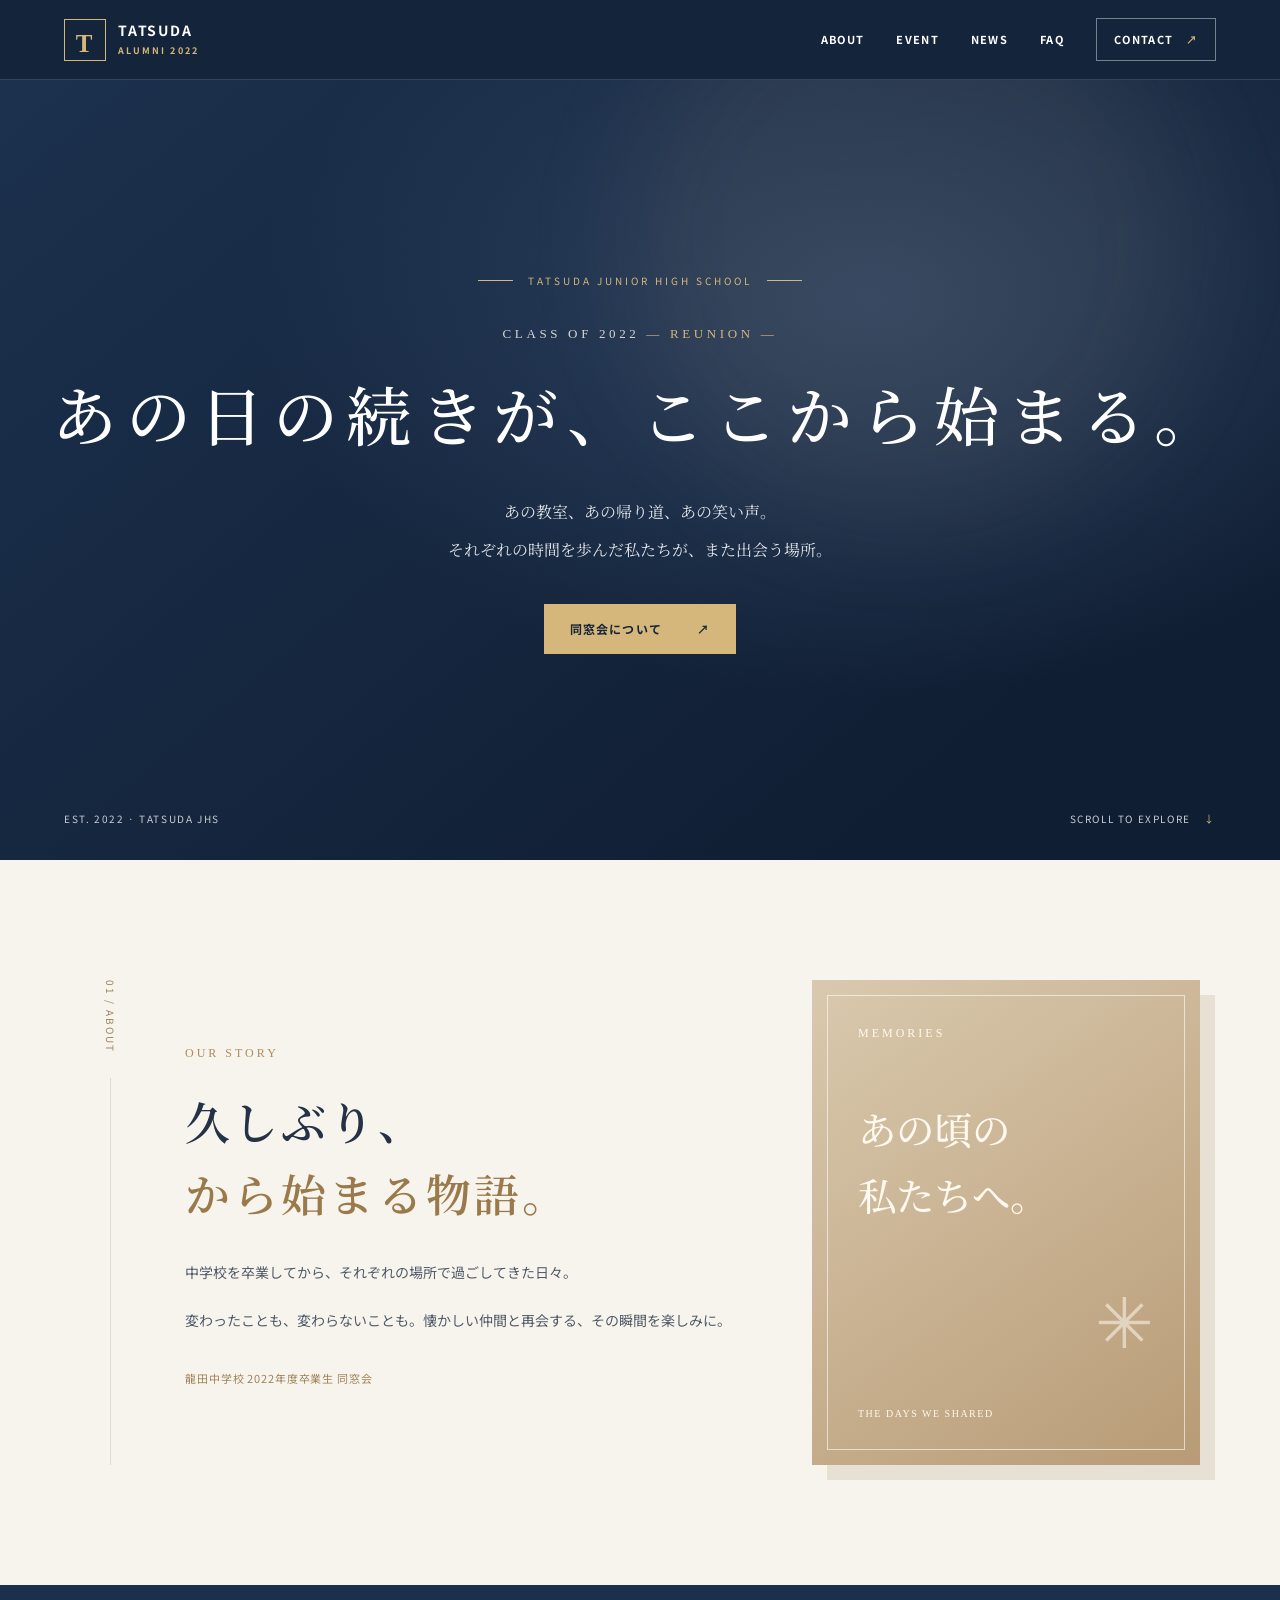
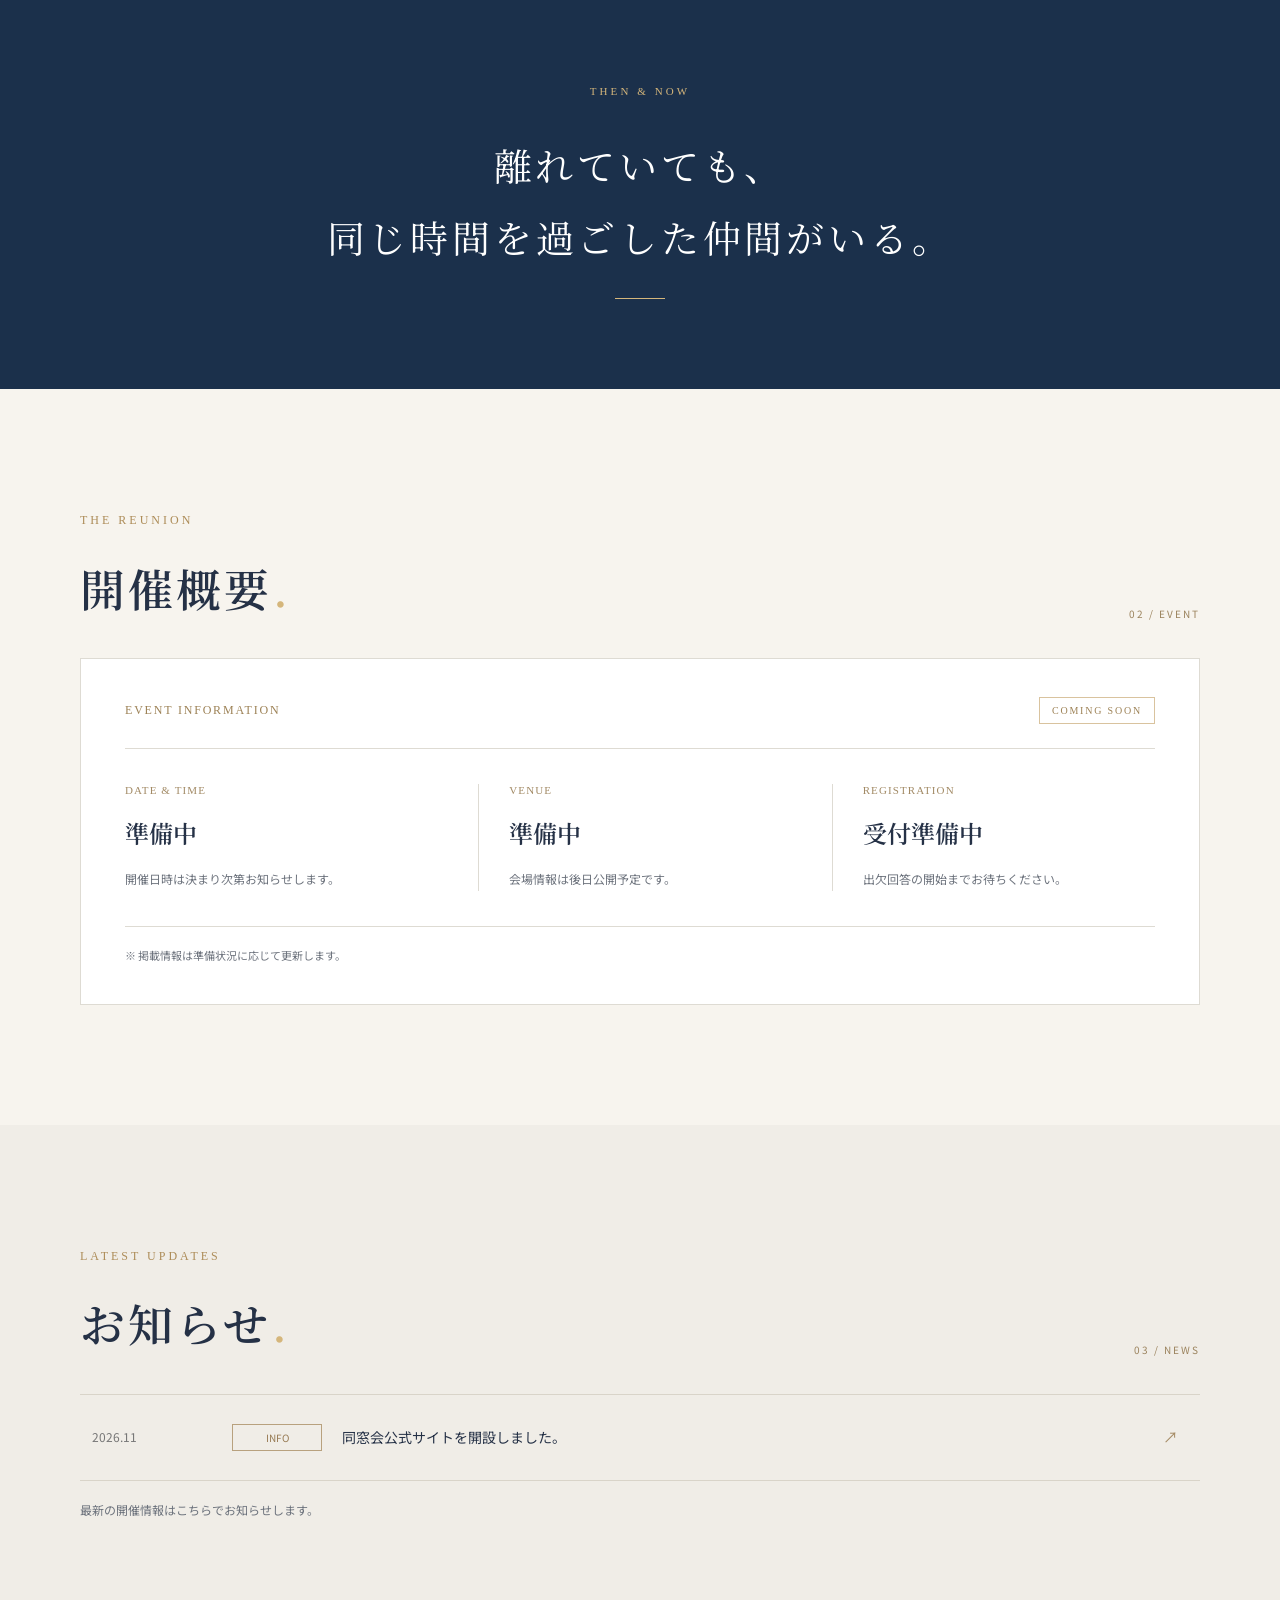
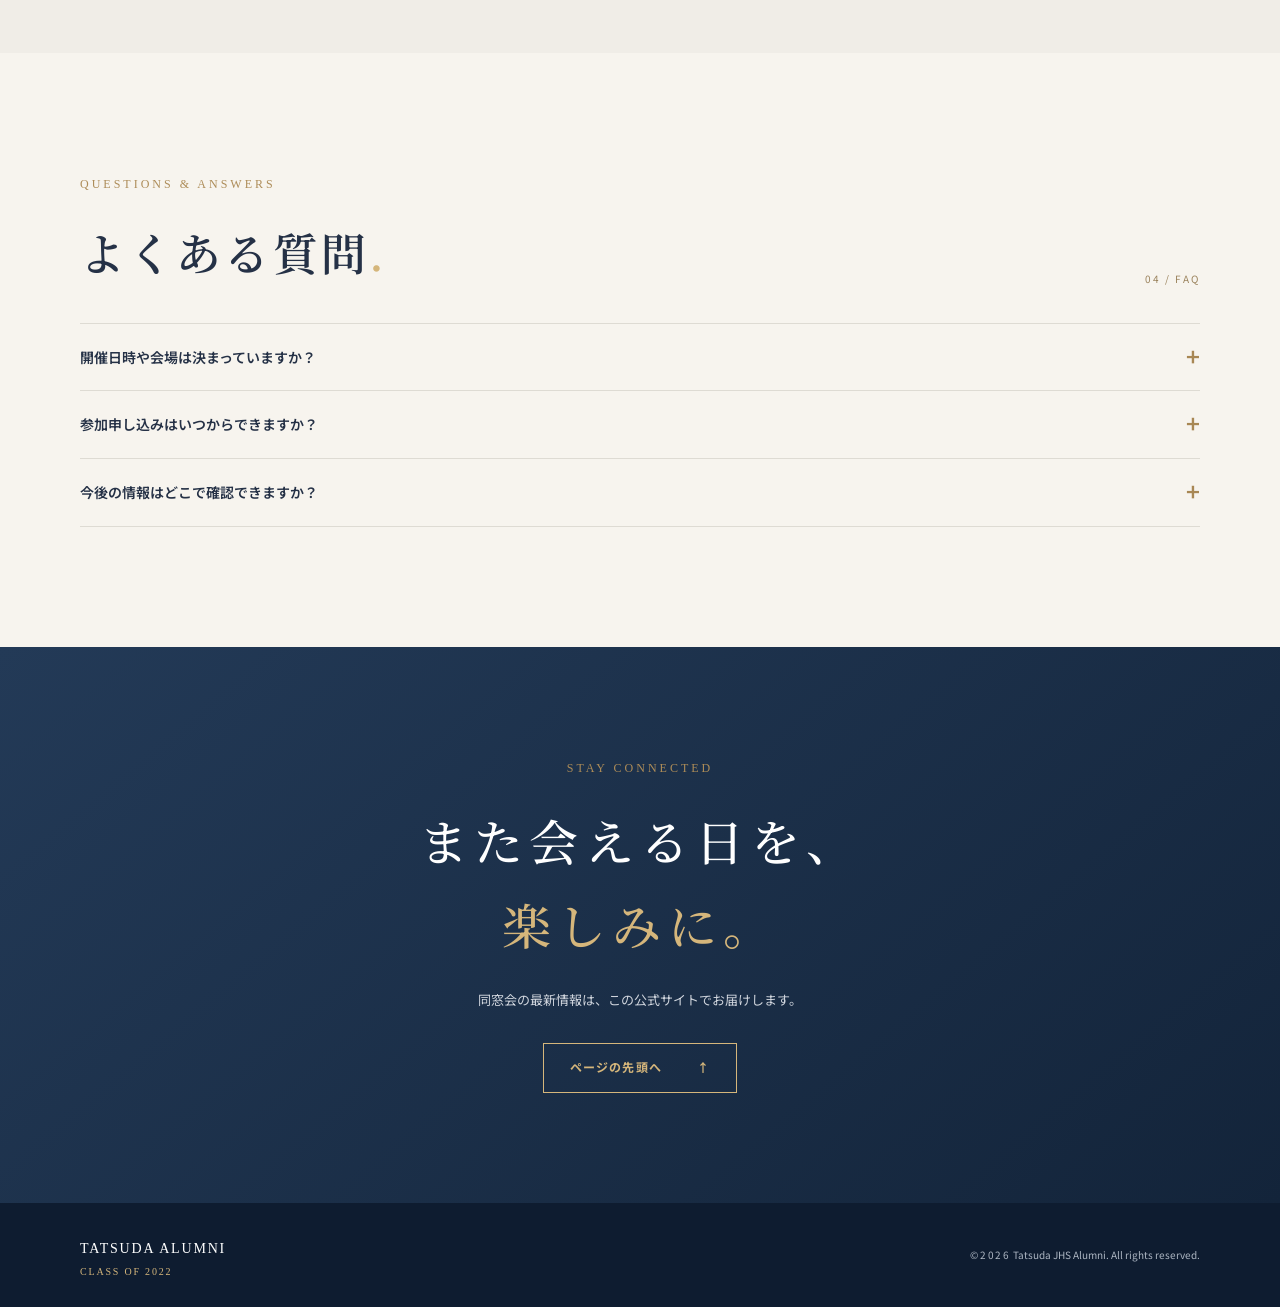
<file: index.html>
<!doctype html>
<html lang="ja">
<head>
  <meta charset="UTF-8" />
  <meta name="viewport" content="width=device-width, initial-scale=1" />
  <meta name="theme-color" content="#14243b" />
  <meta name="description" content="龍田中学校2022年度卒業生 同窓会公式サイト。再会の日に向けた最新情報をお届けします。" />
  <title>龍田中学校 2022年度卒業生 | 同窓会公式サイト</title>
  <link rel="stylesheet" href="style.css" />
  <script src="script.js" defer></script>
  <script src="site-config.js" defer></script>
</head>
<body>
  <a class="skip-link" href="#main">本文へ移動</a>
  <header class="site-header" id="top">
    <a class="brand" href="#top" aria-label="トップへ戻る"><span class="brand-mark">T</span><span class="brand-text">TATS​UDA <small>ALUMNI 2022</small></span></a>
    <button class="menu-toggle" aria-expanded="false" aria-controls="primary-nav" aria-label="メニューを開く"><span></span><span></span><span></span></button>
    <nav class="nav" id="primary-nav" aria-label="メインメニュー">
      <a href="#about">ABOUT</a><a href="#event">EVENT</a><a href="#news">NEWS</a><a href="#faq">FAQ</a><a class="nav-cta" href="#contact">CONTACT <span aria-hidden="true">↗</span></a>
    </nav>
  </header>
  <main id="main">
    <section class="hero" aria-labelledby="hero-title">
      <div class="hero-light"></div><div class="hero-grid"></div>
      <div class="hero-inner reveal">
        <div class="eyebrow"><span class="eyebrow-line"></span> TATS​UDA JUNIOR HIGH SCHOOL <span class="eyebrow-line"></span></div>
        <p class="hero-year">CLASS OF 2022 <span>— REUNION —</span></p>
        <h1 id="hero-title">あの日の続きが、<br /><em>ここから始まる。</em></h1>
        <p class="hero-sub" id="hero-subtitle">あの教室、あの帰り道、あの笑い声。<br />それぞれの時間を歩んだ私たちが、また出会う場所。</p>
        <a class="button button-gold" href="#event">同窓会について <span aria-hidden="true">↗</span></a>
      </div>
      <div class="hero-bottom"><span>EST. 2022 · TATS​UDA JHS</span><a href="#about">SCROLL TO EXPLORE <span aria-hidden="true">↓</span></a></div>
    </section>
    <section class="intro section" id="about">
      <div class="container intro-layout">
        <div class="section-side reveal"><span class="section-index">01 / ABOUT</span><span class="vertical-line"></span></div>
        <div class="intro-main reveal"><p class="kicker">OUR STORY</p><h2 class="section-title">久しぶり、<br /><span>から始まる物語。</span></h2><p>中学校を卒業してから、それぞれの場所で過ごしてきた日々。</p><p>変わったことも、変わらないことも。懐かしい仲間と再会する、その瞬間を楽しみに。</p><p class="intro-sign">龍田中学校 2022年度卒業生 同窓会</p></div>
        <div class="memory-card reveal"><div class="memory-card-inner"><span>MEMORIES</span><strong>あの頃の<br />私たちへ。</strong><span class="memory-asterisk" aria-hidden="true">✳</span><small>THE DAYS WE SHARED</small></div></div>
      </div>
    </section>
    <section class="quote-band"><div class="container reveal"><span>THEN & NOW</span><p>離れていても、<br />同じ時間を過ごした仲間がいる。</p><span class="quote-rule"></span></div></section>
    <section class="event section" id="event"><div class="container"><div class="section-heading reveal"><div><p class="kicker">THE REUNION</p><h2 class="section-title">開催概要<span class="dot">.</span></h2></div><span class="section-index">02 / EVENT</span></div>
      <div class="event-panel reveal"><div class="event-label">EVENT INFORMATION <span class="status">COMING SOON</span></div><div class="event-grid"><div><small>DATE & TIME</small><strong id="event-date">準備中</strong><p>開催日時は決まり次第お知らせします。</p></div><div><small>VENUE</small><strong id="event-venue">準備中</strong><p id="venue-note">会場情報は後日公開予定です。</p></div><div><small>REGISTRATION</small><strong id="event-registration">受付準備中</strong><p id="registration-note">出欠回答の開始までお待ちください。</p></div></div><div class="event-note">※ 掲載情報は準備状況に応じて更新します。</div></div>
    </div></section>
    <section class="news section" id="news"><div class="container"><div class="section-heading reveal"><div><p class="kicker">LATEST UPDATES</p><h2 class="section-title">お知らせ<span class="dot">.</span></h2></div><span class="section-index">03 / NEWS</span></div><div class="news-row reveal"><time id="notice-date" datetime="2026-11">2026.11</time><span class="news-category">INFO</span><p id="notice-text">同窓会公式サイトを開設しました。</p><span aria-hidden="true">↗</span></div><p class="news-caption">最新の開催情報はこちらでお知らせします。</p></div></section>
    <section class="faq section" id="faq"><div class="container"><div class="section-heading reveal"><div><p class="kicker">QUESTIONS & ANSWERS</p><h2 class="section-title">よくある質問<span class="dot">.</span></h2></div><span class="section-index">04 / FAQ</span></div><div class="faq-list reveal"><details><summary>開催日時や会場は決まっていますか？</summary><p>現在準備中です。決まり次第、この公式サイトでご案内します。</p></details><details><summary>参加申し込みはいつからできますか？</summary><p>受付開始時期が決まり次第、お知らせします。</p></details><details><summary>今後の情報はどこで確認できますか？</summary><p>このサイトの「お知らせ」をご確認ください。</p></details></div></div></section>
    <section class="contact-section" id="contact"><div class="container contact-inner reveal"><p class="kicker">STAY CONNECTED</p><h2>また会える日を、<br /><em>楽しみに。</em></h2><p>同窓会の最新情報は、この公式サイトでお届けします。</p><a class="button button-outline" href="#top">ページの先頭へ <span aria-hidden="true">↑</span></a></div></section>
  </main>
  <footer class="footer"><div class="container footer-inner"><div><strong>TATS​UDA ALUMNI</strong><span>CLASS OF 2022</span></div><p>© <span id="year">2026</span> Tatsuda JHS Alumni. All rights reserved.</p></div></footer>
</body>
</html>
</file>
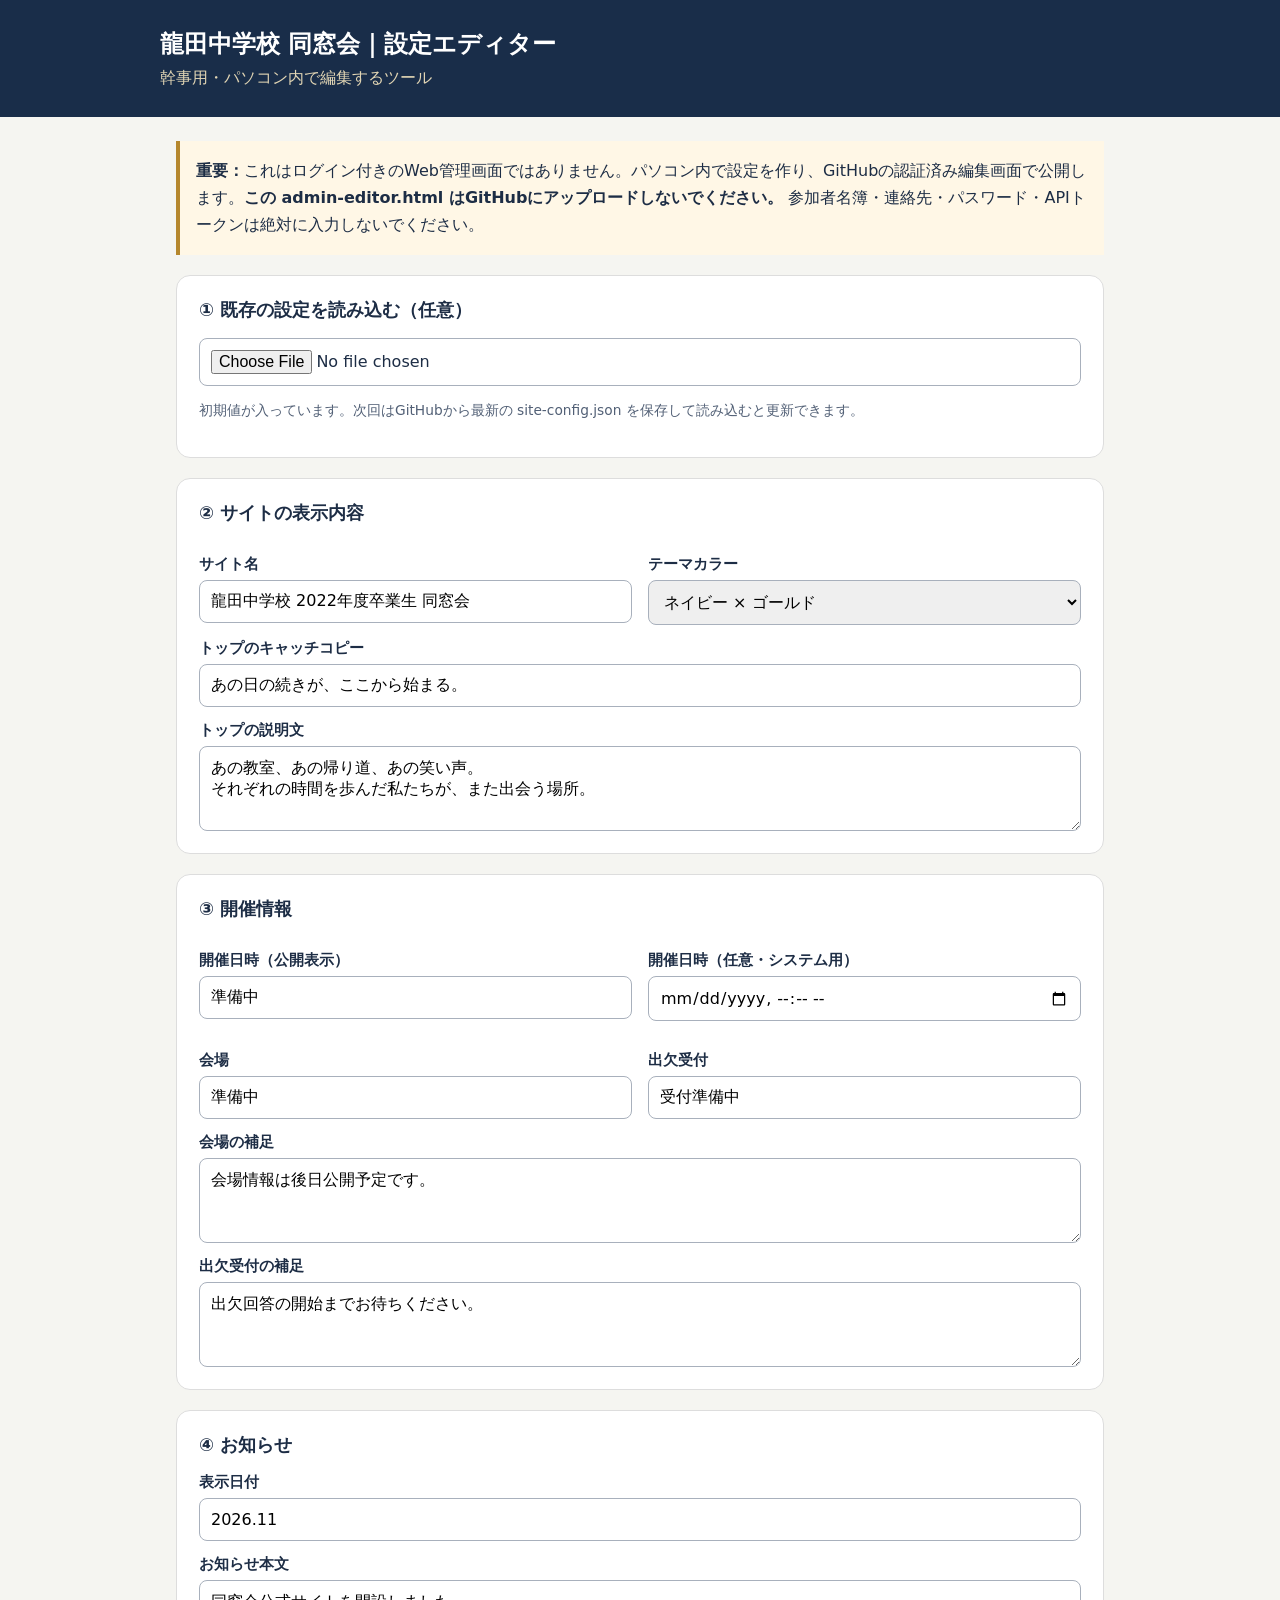
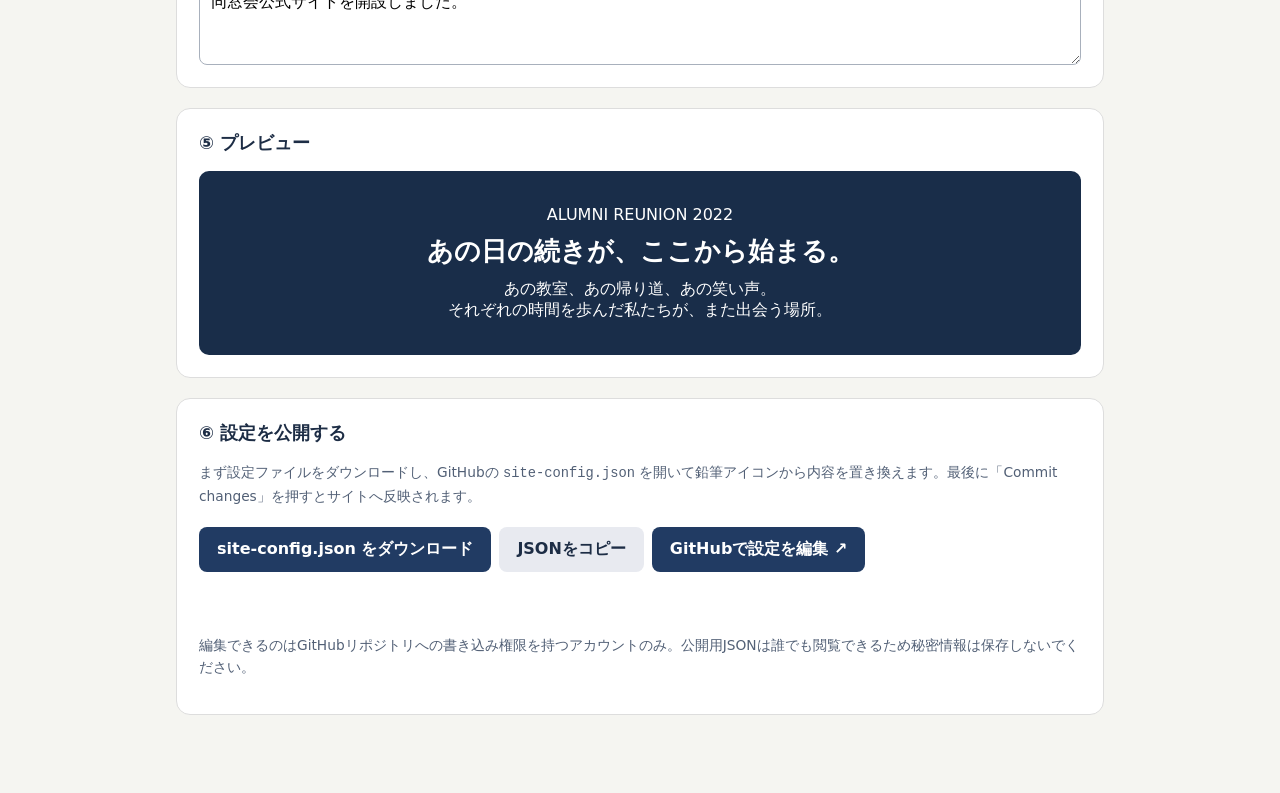
<file: admin-editor.html>
<!doctype html><html lang="ja"><head><meta charset="utf-8"><meta name="viewport" content="width=device-width,initial-scale=1"><title>同窓会サイト設定エディター（ローカル専用）</title><style>
:root{font-family:system-ui,sans-serif;color:#1d2d45;background:#f5f5f1}*{box-sizing:border-box}body{margin:0}header{background:#192d49;color:white;padding:28px max(20px,calc((100vw - 960px)/2))}header h1{font-size:1.5rem;margin:0 0 8px}header p{margin:0;color:#e1d5b4}main{max-width:960px;margin:auto;padding:24px 16px 80px}.notice{background:#fff7e6;border-left:4px solid #b5872d;padding:16px;line-height:1.7}.grid{display:grid;grid-template-columns:1fr 1fr;gap:16px}.panel{background:white;border:1px solid #ddd;border-radius:14px;padding:22px;margin-top:20px}.panel h2{font-size:1.12rem;margin:0 0 16px}label{display:block;font-size:.92rem;font-weight:700;margin:14px 0 6px}input,textarea,select{display:block;width:100%;padding:11px;border:1px solid #a8b0bc;border-radius:8px;font:inherit}textarea{min-height:85px;resize:vertical}button,a.action{display:inline-block;border:0;border-radius:8px;background:#213b63;color:white;padding:12px 18px;text-decoration:none;font:inherit;font-weight:700;cursor:pointer;margin:6px 8px 6px 0}button.secondary{background:#e8eaf0;color:#1d2d45}.hint{font-size:.86rem;color:#526076;line-height:1.6}#status{min-height:1.5em;font-weight:700}.preview{background:#192d49;color:white;padding:34px 20px;text-align:center;border-radius:10px;white-space:pre-line}.preview h2{font-size:1.6rem;margin:10px 0}code{overflow-wrap:anywhere}@media(max-width:650px){.grid{grid-template-columns:1fr}}
</style></head><body><header><h1>龍田中学校 同窓会｜設定エディター</h1><p>幹事用・パソコン内で編集するツール</p></header><main><div class="notice"><strong>重要：</strong>これはログイン付きのWeb管理画面ではありません。パソコン内で設定を作り、GitHubの認証済み編集画面で公開します。<strong>この admin-editor.html はGitHubにアップロードしないでください。</strong> 参加者名簿・連絡先・パスワード・APIトークンは絶対に入力しないでください。</div>
<div class="panel"><h2>① 既存の設定を読み込む（任意）</h2><input type="file" id="file" accept=".json,application/json"><p class="hint">初期値が入っています。次回はGitHubから最新の site-config.json を保存して読み込むと更新できます。</p></div>
<div class="panel"><h2>② サイトの表示内容</h2><div class="grid"><div><label for="siteName">サイト名</label><input id="siteName" maxlength="100"></div><div><label for="theme">テーマカラー</label><select id="theme"><option value="navy">ネイビー × ゴールド</option><option value="forest">深緑</option><option value="wine">ワインレッド</option></select></div></div><label for="heroTitle">トップのキャッチコピー</label><input id="heroTitle" maxlength="140"><label for="heroSubtitle">トップの説明文</label><textarea id="heroSubtitle" maxlength="500"></textarea></div>
<div class="panel"><h2>③ 開催情報</h2><div class="grid"><div><label for="eventDateText">開催日時（公開表示）</label><input id="eventDateText" maxlength="120" placeholder="準備中"></div><div><label for="eventDate">開催日時（任意・システム用）</label><input id="eventDate" type="datetime-local"></div><div><label for="venue">会場</label><input id="venue" maxlength="150"></div><div><label for="registration">出欠受付</label><input id="registration" maxlength="120"></div></div><label for="venueNote">会場の補足</label><textarea id="venueNote" maxlength="400"></textarea><label for="registrationNote">出欠受付の補足</label><textarea id="registrationNote" maxlength="400"></textarea></div>
<div class="panel"><h2>④ お知らせ</h2><label for="noticeDate">表示日付</label><input id="noticeDate" maxlength="30"><label for="noticeText">お知らせ本文</label><textarea id="noticeText" maxlength="500"></textarea></div>
<div class="panel"><h2>⑤ プレビュー</h2><div class="preview" id="preview"><div>ALUMNI REUNION 2022</div><h2 id="previewTitle"></h2><div id="previewSub"></div></div></div>
<div class="panel"><h2>⑥ 設定を公開する</h2><p class="hint">まず設定ファイルをダウンロードし、GitHubの <code>site-config.json</code> を開いて鉛筆アイコンから内容を置き換えます。最後に「Commit changes」を押すとサイトへ反映されます。</p><button id="download">site-config.json をダウンロード</button><button class="secondary" id="copy">JSONをコピー</button><a class="action" href="https://github.com/2022-tatsuda-jhs/2022-tatsuda-jhs.github.io/edit/main/site-config.json" target="_blank" rel="noopener noreferrer">GitHubで設定を編集 ↗</a><p id="status" role="status"></p><p class="hint">編集できるのはGitHubリポジトリへの書き込み権限を持つアカウントのみ。公開用JSONは誰でも閲覧できるため秘密情報は保存しないでください。</p></div>
</main><script>
const defaults={"siteName": "龍田中学校 2022年度卒業生 同窓会", "heroTitle": "あの日の続きが、ここから始まる。", "heroSubtitle": "あの教室、あの帰り道、あの笑い声。\nそれぞれの時間を歩んだ私たちが、また出会う場所。", "eventDate": "", "eventDateText": "準備中", "venue": "準備中", "venueNote": "会場情報は後日公開予定です。", "registration": "受付準備中", "registrationNote": "出欠回答の開始までお待ちください。", "noticeDate": "2026.11", "noticeText": "同窓会公式サイトを開設しました。", "theme": "navy"};const keys=Object.keys(defaults);const el=id=>document.getElementById(id);function apply(data){for(const key of keys){if(el(key))el(key).value=typeof data[key]==='string'?data[key]:defaults[key]}}function get(){const out={};for(const key of keys)out[key]=el(key).value;return out}function refresh(){el('previewTitle').textContent=el('heroTitle').value;el('previewSub').textContent=el('heroSubtitle').value;el('preview').style.background=({navy:'#192d49',forest:'#18352f',wine:'#382231'})[el('theme').value]||'#192d49'}apply(defaults);document.querySelectorAll('input,textarea,select').forEach(e=>e.addEventListener('input',refresh));refresh();el('file').addEventListener('change',async e=>{const f=e.target.files[0];if(!f)return;try{const parsed=JSON.parse(await f.text());if(!parsed||typeof parsed!=='object'||Array.isArray(parsed))throw Error();apply(parsed);refresh();el('status').textContent='設定を読み込みました'}catch{el('status').textContent='JSONファイルを読み込めませんでした'}});el('download').addEventListener('click',()=>{const blob=new Blob([JSON.stringify(get(),null,2)+'\n'],{type:'application/json'});const url=URL.createObjectURL(blob);const a=document.createElement('a');a.href=url;a.download='site-config.json';a.click();setTimeout(()=>URL.revokeObjectURL(url),1000);el('status').textContent='ファイルを保存しました。GitHubで公開してください。'});el('copy').addEventListener('click',async()=>{const value=JSON.stringify(get(),null,2);try{await navigator.clipboard.writeText(value);el('status').textContent='コピーしました'}catch{el('status').textContent='ブラウザの制限でコピーできません。ダウンロードを使ってください。'}});
</script></body></html>
</file>
<file: style.css>
@import url('https://fonts.googleapis.com/css2?family=Noto+Sans+JP:wght@400;500;600;700&family=Noto+Serif+JP:wght@400;500;600;700&display=swap');
:root{--navy:#14243b;--navy2:#1b304b;--gold:#d5b67b;--ivory:#f7f4ee;--ink:#253146;--muted:#6d737d;--line:#dedbd3}*{box-sizing:border-box}html{scroll-behavior:smooth;scroll-padding-top:80px}body{margin:0;background:var(--ivory);color:var(--ink);font-family:'Noto Sans JP',sans-serif;font-size:15px;line-height:1.9}a{color:inherit;text-decoration:none}button{font:inherit}.skip-link{position:absolute;left:-9999px;top:10px;background:white;padding:10px;z-index:99}.skip-link:focus{left:10px}.container{width:min(1120px,calc(100% - 56px));margin:auto}.site-header{height:80px;display:flex;align-items:center;justify-content:space-between;padding:0 clamp(24px,5vw,78px);background:var(--navy);color:white;position:relative;z-index:20;border-bottom:1px solid #ffffff24}.brand{display:flex;align-items:center;gap:12px;font-weight:700;letter-spacing:.12em}.brand-mark{border:1px solid var(--gold);color:var(--gold);font-family:Georgia,serif;font-size:25px;display:grid;place-items:center;width:42px;height:42px}.brand-text{font-size:14px;line-height:1.1}.brand-text small{display:block;color:var(--gold);font-size:9px;letter-spacing:.23em;margin-top:7px}.nav{display:flex;align-items:center;gap:32px;font-size:11px;font-weight:700;letter-spacing:.12em}.nav a:hover{color:var(--gold)}.nav-cta{border:1px solid #ffffff6b;padding:10px 17px}.nav-cta span{margin-left:8px;color:var(--gold)}.menu-toggle{display:none}.hero{min-height:min(780px,calc(100svh - 80px));background:radial-gradient(ellipse at 68% 28%,#2e4260 0%,transparent 50%),linear-gradient(140deg,#1c314e,#101e33 80%);color:white;position:relative;display:flex;align-items:center;justify-content:center;overflow:hidden;text-align:center;padding:95px 24px 110px}.hero-light{position:absolute;width:560px;height:560px;border-radius:50%;background:#d5b67b10;filter:blur(55px);right:7%;top:-15%}.hero-grid{position:absolute;inset:0;background:linear-gradient(90deg,transparent 49.9%,#ffffff08 50%,transparent 50.1%),linear-gradient(0deg,transparent 49.9%,#ffffff07 50%,transparent 50.1%);background-size:190px 190px;mask-image:linear-gradient(to bottom,black,transparent)}.hero-inner{position:relative;z-index:1}.eyebrow{display:flex;align-items:center;justify-content:center;gap:15px;color:var(--gold);letter-spacing:.3em;font-size:10px}.eyebrow-line{width:35px;height:1px;background:var(--gold)}.hero-year{font-family:Georgia,serif;color:#d7d6d3;letter-spacing:.28em;font-size:13px;margin:32px 0 12px}.hero-year span{color:var(--gold)}h1,h2,p{margin-top:0}.hero h1,.contact-inner h2{font-family:'Noto Serif JP',serif;font-weight:500;letter-spacing:.13em;line-height:1.7}.hero h1{font-size:clamp(33px,5.1vw,65px);margin:0 0 24px}.hero h1 em,.contact-inner h2 em{font-style:normal;color:var(--gold)}.hero-sub{font-family:'Noto Serif JP',serif;line-height:2.4;font-size:clamp(12px,1.5vw,16px);color:#e1e4ea;margin-bottom:35px}.button{display:inline-flex;gap:35px;align-items:center;justify-content:center;padding:12px 26px;min-height:50px;font-size:12px;font-weight:700;letter-spacing:.1em;transition:transform .2s,background .2s}.button:hover{transform:translateY(-3px)}.button-gold{background:var(--gold);color:var(--navy)}.hero-bottom{position:absolute;bottom:32px;left:clamp(24px,5vw,78px);right:clamp(24px,5vw,78px);display:flex;justify-content:space-between;font-size:10px;letter-spacing:.16em;color:#c9cdd4}.hero-bottom a span{color:var(--gold);margin-left:10px}.section{padding:120px 0}.intro-layout{display:grid;grid-template-columns:60px minmax(0,1.2fr) minmax(260px,.8fr);gap:45px;align-items:center}.section-side{height:100%;display:flex;flex-direction:column;align-items:center;gap:25px}.section-index{font-size:10px;letter-spacing:.2em;color:#9b835d;white-space:nowrap}.section-side .section-index{writing-mode:vertical-rl}.vertical-line{width:1px;flex:1;background:var(--line)}.kicker{font-family:Georgia,serif;font-size:12px;color:#ad8c58;letter-spacing:.25em;margin-bottom:20px}.section-title{font-family:'Noto Serif JP',serif;font-weight:600;font-size:clamp(30px,3.5vw,45px);line-height:1.6;letter-spacing:.07em;margin-bottom:28px}.section-title span:not(.dot){color:#9a7a4b}.intro-main>p:not(.kicker){font-size:14px;line-height:2.4;color:#515b68}.intro-main .intro-sign{font-size:11px!important;letter-spacing:.08em;margin-top:28px;color:#a08357!important}.memory-card{aspect-ratio:4/5;background:linear-gradient(145deg,#d9c9ae,#b89b76);padding:15px;box-shadow:15px 15px 0 #e7e0d4}.memory-card-inner{height:100%;border:1px solid #fff9;display:flex;flex-direction:column;justify-content:space-between;padding:30px;color:#fff9ef}.memory-card-inner>span:first-child{font:12px Georgia,serif;letter-spacing:.25em}.memory-card-inner strong{font-family:'Noto Serif JP',serif;font-size:clamp(25px,3vw,39px);font-weight:500;line-height:1.7}.memory-asterisk{font-size:70px;line-height:1;text-align:right;opacity:.55}.memory-card-inner small{font:10px Georgia,serif;letter-spacing:.15em}.quote-band{background:var(--navy2);padding:90px 0;text-align:center;color:#fff}.quote-band span{color:var(--gold);font:11px Georgia,serif;letter-spacing:.28em}.quote-band p{font-family:'Noto Serif JP',serif;font-size:clamp(23px,3vw,38px);line-height:1.9;letter-spacing:.1em;margin:25px 0}.quote-rule{display:block!important;width:50px;height:1px;background:var(--gold);margin:auto}.section-heading{display:flex;align-items:end;justify-content:space-between;margin-bottom:35px}.section-heading .section-title{margin-bottom:0}.dot{color:var(--gold)}.event-panel{background:#fff;border:1px solid var(--line);padding:38px 44px}.event-label{display:flex;justify-content:space-between;align-items:center;gap:10px;font:12px Georgia,serif;letter-spacing:.15em;color:#9d8256;border-bottom:1px solid var(--line);padding-bottom:24px}.status{border:1px solid #d9c39e;padding:7px 12px;font-size:10px}.event-grid{display:grid;grid-template-columns:repeat(3,1fr);gap:30px;padding:35px 0}.event-grid>div+div{border-left:1px solid var(--line);padding-left:30px}.event-grid small{display:block;color:#a28a65;letter-spacing:.1em;font:11px Georgia,serif;margin-bottom:14px}.event-grid strong{font-family:'Noto Serif JP',serif;font-size:24px;font-weight:600}.event-grid p{font-size:12px;color:var(--muted);margin:12px 0 0}.event-note{border-top:1px solid var(--line);padding-top:18px;color:var(--muted);font-size:11px}.news{background:#f0ede7}.news-row{display:grid;grid-template-columns:120px 90px 1fr 25px;align-items:center;gap:20px;padding:28px 12px;border-top:1px solid #d9d4c9;border-bottom:1px solid #d9d4c9}.news-row time{font-size:12px;color:#777}.news-category{font-size:10px;border:1px solid #b8a17e;color:#977b54;text-align:center;padding:3px}.news-row p{margin:0;font-size:14px}.news-row>span:last-child{color:#a58b64}.news-caption{font-size:12px;color:var(--muted);margin-top:18px}.faq-list{border-top:1px solid var(--line)}details{border-bottom:1px solid var(--line);padding:20px 0}summary{cursor:pointer;list-style:none;font-weight:600;font-size:14px;display:flex;justify-content:space-between;gap:15px}summary::-webkit-details-marker{display:none}summary:after{content:'+';font-size:24px;color:#a88754;line-height:1}details[open] summary:after{content:'−'}details p{font-size:13px;color:var(--muted);margin:16px 0 0}.contact-section{background:linear-gradient(140deg,#233a57,#13243a);color:#fff;padding:110px 0;text-align:center}.contact-inner h2{font-size:clamp(29px,4vw,49px);margin:0 0 22px}.contact-inner>p:not(.kicker){font-size:13px;color:#d1d6de;margin-bottom:30px}.button-outline{border:1px solid var(--gold);color:var(--gold)}.footer{background:#0e1c30;color:#fff;padding:30px 0}.footer-inner{display:flex;justify-content:space-between;align-items:center;gap:20px}.footer-inner strong{font:14px Georgia,serif;letter-spacing:.13em}.footer-inner span{display:block;font:10px Georgia,serif;color:var(--gold);letter-spacing:.18em;margin-top:5px}.footer-inner p{font-size:10px;color:#aeb7c3;margin:0}.footer-inner p span{display:inline;font:inherit;color:inherit}.reveal{opacity:0;transform:translateY(22px);transition:opacity .7s ease,transform .7s ease}.reveal.visible{opacity:1;transform:none}@media(max-width:850px){.site-header{height:70px}.menu-toggle{display:flex;flex-direction:column;justify-content:center;gap:5px;width:44px;height:44px;background:none;border:0;cursor:pointer}.menu-toggle span{width:25px;height:2px;background:white}.nav{display:none;position:absolute;top:70px;left:0;right:0;background:#14243b;padding:20px 28px 28px;flex-direction:column;align-items:stretch;gap:0;border-top:1px solid #ffffff24}.nav.open{display:flex}.nav a{padding:13px 0}.nav-cta{margin-top:10px;text-align:center}.intro-layout{grid-template-columns:1fr 260px;gap:28px}.section-side{display:none}.hero{min-height:660px}}@media(max-width:620px){.container{width:calc(100% - 42px)}.brand-mark{width:38px;height:38px}.brand-text{font-size:12px}.hero{min-height:650px;padding:85px 18px 110px}.hero h1{font-size:clamp(30px,7.7vw,43px);letter-spacing:.07em}.eyebrow{font-size:8px;letter-spacing:.12em;gap:8px}.eyebrow-line{width:20px}.hero-year{font-size:11px;letter-spacing:.14em}.hero-sub{font-size:12px}.hero-bottom{left:21px;right:21px;font-size:8px}.hero-bottom>span{display:none}.hero-bottom a{margin-left:auto}.section{padding:76px 0}.intro-layout{grid-template-columns:1fr}.memory-card{width:min(320px,90%);margin:10px auto 0}.section-heading{align-items:center}.section-heading .section-index{font-size:9px}.event-panel{padding:25px 22px}.event-grid{grid-template-columns:1fr;gap:0;padding:15px 0}.event-grid>div{padding:20px 0}.event-grid>div+div{border-left:0;border-top:1px solid var(--line);padding-left:0}.event-grid strong{font-size:22px}.news-row{grid-template-columns:80px 65px 1fr;gap:9px;padding:22px 0}.news-row p{grid-column:1/-1}.news-row>span:last-child{display:none}.footer-inner{flex-direction:column;align-items:flex-start}.contact-section{padding:80px 0}}@media(prefers-reduced-motion:reduce){html{scroll-behavior:auto}.reveal{opacity:1;transform:none;transition:none}.button{transition:none}}

/* 管理画面から切り替える配色 */
body[data-theme="forest"] { --accent: #b5d2ac; }
body[data-theme="wine"] { --accent: #d8a7aa; }
body[data-theme="forest"] .hero { background: #18352f; }
body[data-theme="wine"] .hero { background: #382231; }
#hero-subtitle { white-space: pre-line; }
</file>
